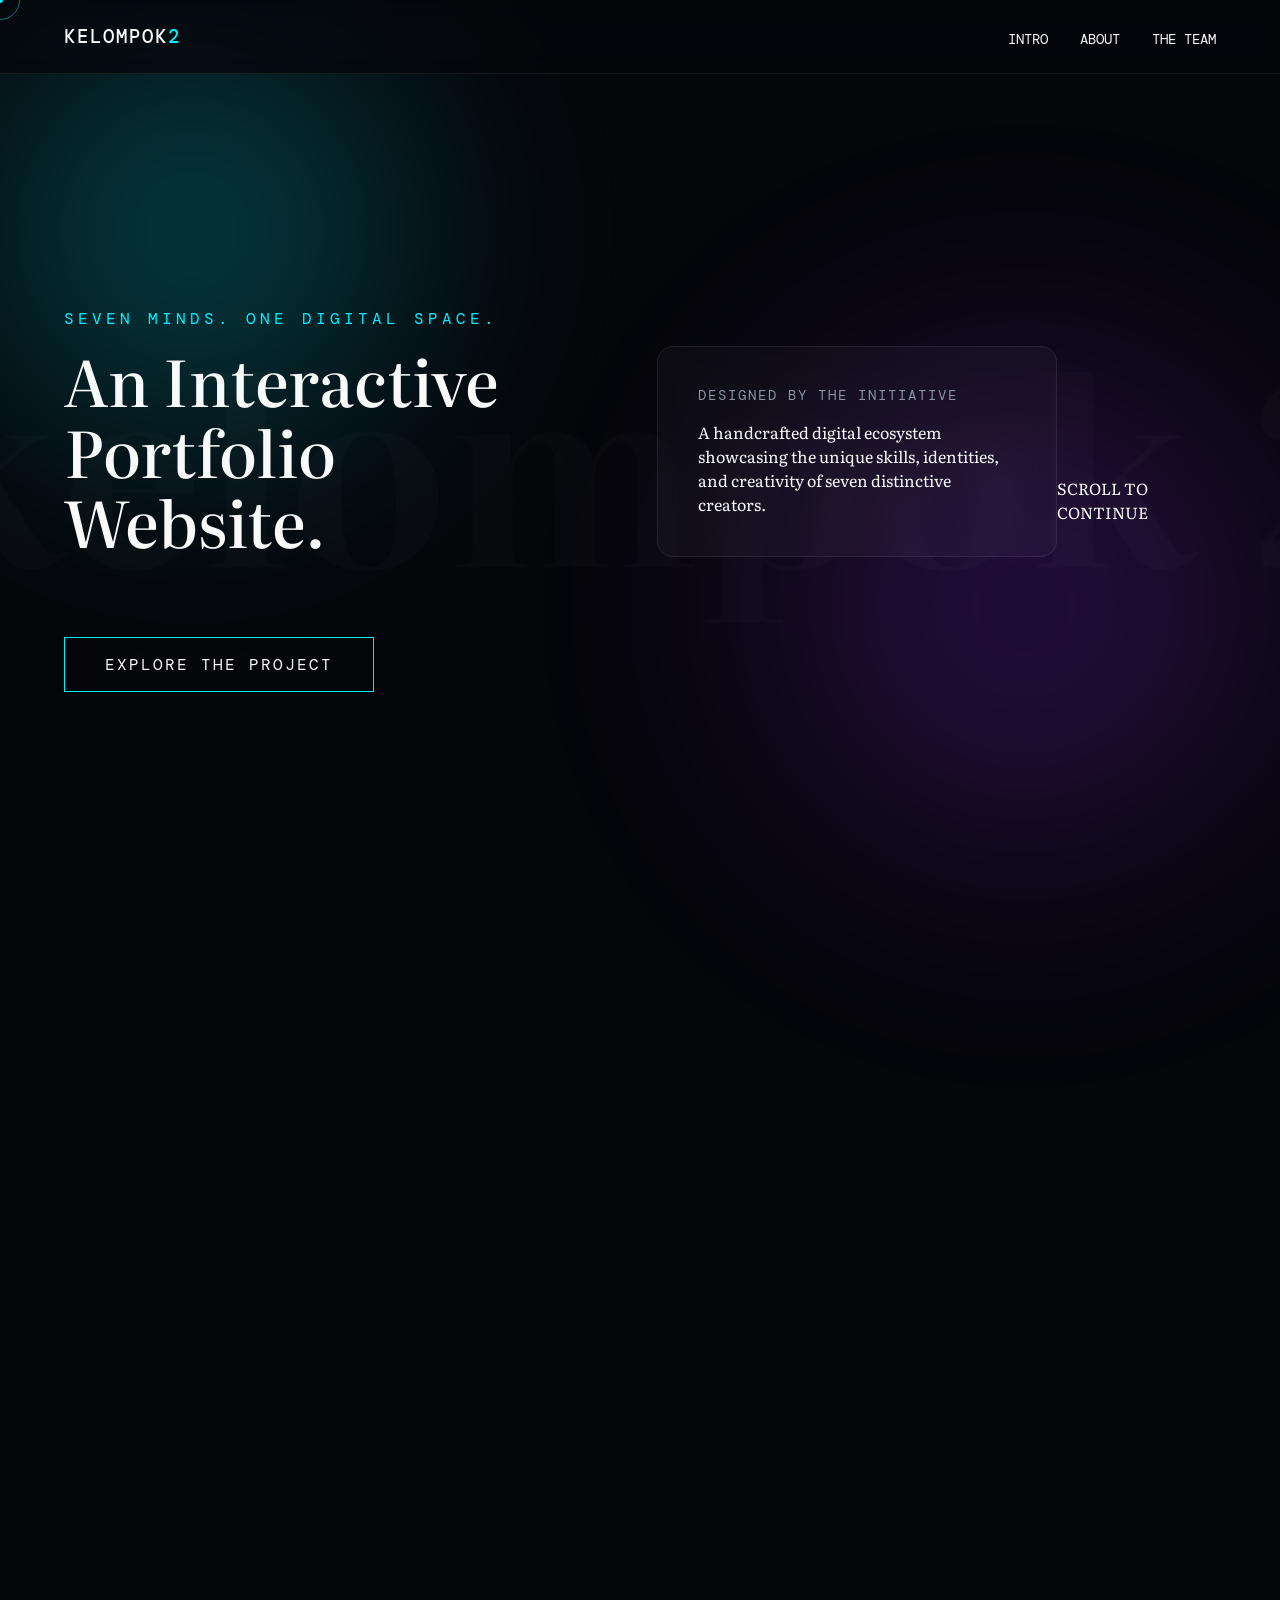
<file: project pak didik - Copy/frontend/index.html>
<!DOCTYPE html>
<html lang="en">
<head>
    <meta charset="UTF-8">
    <meta name="viewport" content="width=device-width, initial-scale=1.0">
    <title>Interactive Portfolio Experience</title>
    
    <!-- Google Fonts: Literata & DM Mono -->
    <link rel="preconnect" href="https://fonts.googleapis.com">
    <link rel="preconnect" href="https://fonts.gstatic.com" crossorigin>
    <link href="https://fonts.googleapis.com/css2?family=DM+Mono:ital,wght@0,300;0,400;0,500&family=Literata:opsz,wght@7..72,200..900&display=swap" rel="stylesheet">
    
    <link rel="stylesheet" href="css/style.css">
</head>
<body>
    <!-- Custom Interactive Cursor -->
    <div class="cursor-dot"></div>
    <div class="cursor-outline"></div>

    <!-- Ambient Background Glows -->
    <div class="ambient-glow glow-cyan"></div>
    <div class="ambient-glow glow-purple"></div>

    <!-- Navigation -->
    <nav class="glass-nav">
        <div class="nav-brand">KELOMPOK<span>2</span></div>
        <ul class="nav-links">
            <li><a href="#hero">Intro</a></li>
            <li><a href="#about">About</a></li>
            <li><a href="#team">The Team</a></li>
        </ul>
    </nav>

    <!-- Hero Section -->
    <header id="hero" class="hero-section">
        <!-- Giant background typography inspired by Oryzo reference -->
        <h1 class="hero-bg-text parallax-bg">kelompok 2</h1>
        
        <div class="hero-content">
            <div class="hero-main-text reveal-text">
                <p class="subtitle">SEVEN MINDS. ONE DIGITAL SPACE.</p>
                <h2>An Interactive<br>Portfolio Website.</h2>
            </div>
            
            <!-- Asymmetric detail panel -->
            <div class="hero-side-panel glass-panel reveal-fade">
                <p class="panel-title">DESIGNED BY THE INITIATIVE</p>
                <p class="panel-desc">A handcrafted digital ecosystem showcasing the unique skills, identities, and creativity of seven distinctive creators.</p>
            </div>
            
            <a href="#about" class="cta-button reveal-fade">
                <span>Explore the Project</span>
                <div class="cta-glow"></div>
            </a>
        </div>
        
        <div class="scroll-indicator">
            <span class="scroll-text">SCROLL TO CONTINUE</span>
            <div class="scroll-line"></div>
        </div>
    </header>

    <!-- About Section -->
    <section id="about" class="about-section">
        <div class="about-container">
            <h3 class="section-heading reveal-text">The Project</h3>
            <p class="about-lead reveal-fade">
                This is not just a website. It is a living, breathing gallery. 
                Seven students, seven subdomains, converging into a single unified aesthetic. 
                Designed to lift, insulate, and grip in all the right ways—making the simplest digital moment feel considered.
            </p>
        </div>
    </section>

    <!-- Team Section -->
    <section id="team" class="team-section">
        <h3 class="section-heading reveal-text center-align">Meet Our Team</h3>
        
        <!-- Holographic Cards Grid -->
        <div class="team-grid">
            
            <!-- Member 1 -->
            <a href="members/nabil/nabil.html" class="holo-card tilt-element reveal-card">
                <div class="card-border"></div>
                <div class="card-content">
                    <span class="member-num">01</span>
                    <h4 class="member-name">Member 1</h4>
                    <p class="member-role">View Identity &rarr;</p>
                </div>
            </a>

            <!-- Member 2 -->
            <a href="#" class="holo-card tilt-element reveal-card">
                <div class="card-border"></div>
                <div class="card-content">
                    <span class="member-num">02</span>
                    <h4 class="member-name">Member 2</h4>
                    <p class="member-role">View Identity &rarr;</p>
                </div>
            </a>

            <!-- Member 3 -->
            <a href="#" class="holo-card tilt-element reveal-card">
                <div class="card-border"></div>
                <div class="card-content">
                    <span class="member-num">03</span>
                    <h4 class="member-name">Member 3</h4>
                    <p class="member-role">View Identity &rarr;</p>
                </div>
            </a>

            <!-- Member 4 -->
            <a href="#" class="holo-card tilt-element reveal-card">
                <div class="card-border"></div>
                <div class="card-content">
                    <span class="member-num">04</span>
                    <h4 class="member-name">Member 4</h4>
                    <p class="member-role">View Identity &rarr;</p>
                </div>
            </a>

            <!-- Member 5 -->
            <a href="#" class="holo-card tilt-element reveal-card">
                <div class="card-border"></div>
                <div class="card-content">
                    <span class="member-num">05</span>
                    <h4 class="member-name">Member 5</h4>
                    <p class="member-role">View Identity &rarr;</p>
                </div>
            </a>

            <!-- Member 6 -->
            <a href="#" class="holo-card tilt-element reveal-card">
                <div class="card-border"></div>
                <div class="card-content">
                    <span class="member-num">06</span>
                    <h4 class="member-name">Member 6</h4>
                    <p class="member-role">View Identity &rarr;</p>
                </div>
            </a>

            <!-- Member 7 -->
            <a href="#" class="holo-card tilt-element reveal-card">
                <div class="card-border"></div>
                <div class="card-content">
                    <span class="member-num">07</span>
                    <h4 class="member-name">Member 7</h4>
                    <p class="member-role">View Identity &rarr;</p>
                </div>
            </a>

        </div>
    </section>
    <script src="java script/script.js"></script>
</body>
</html>
</file>
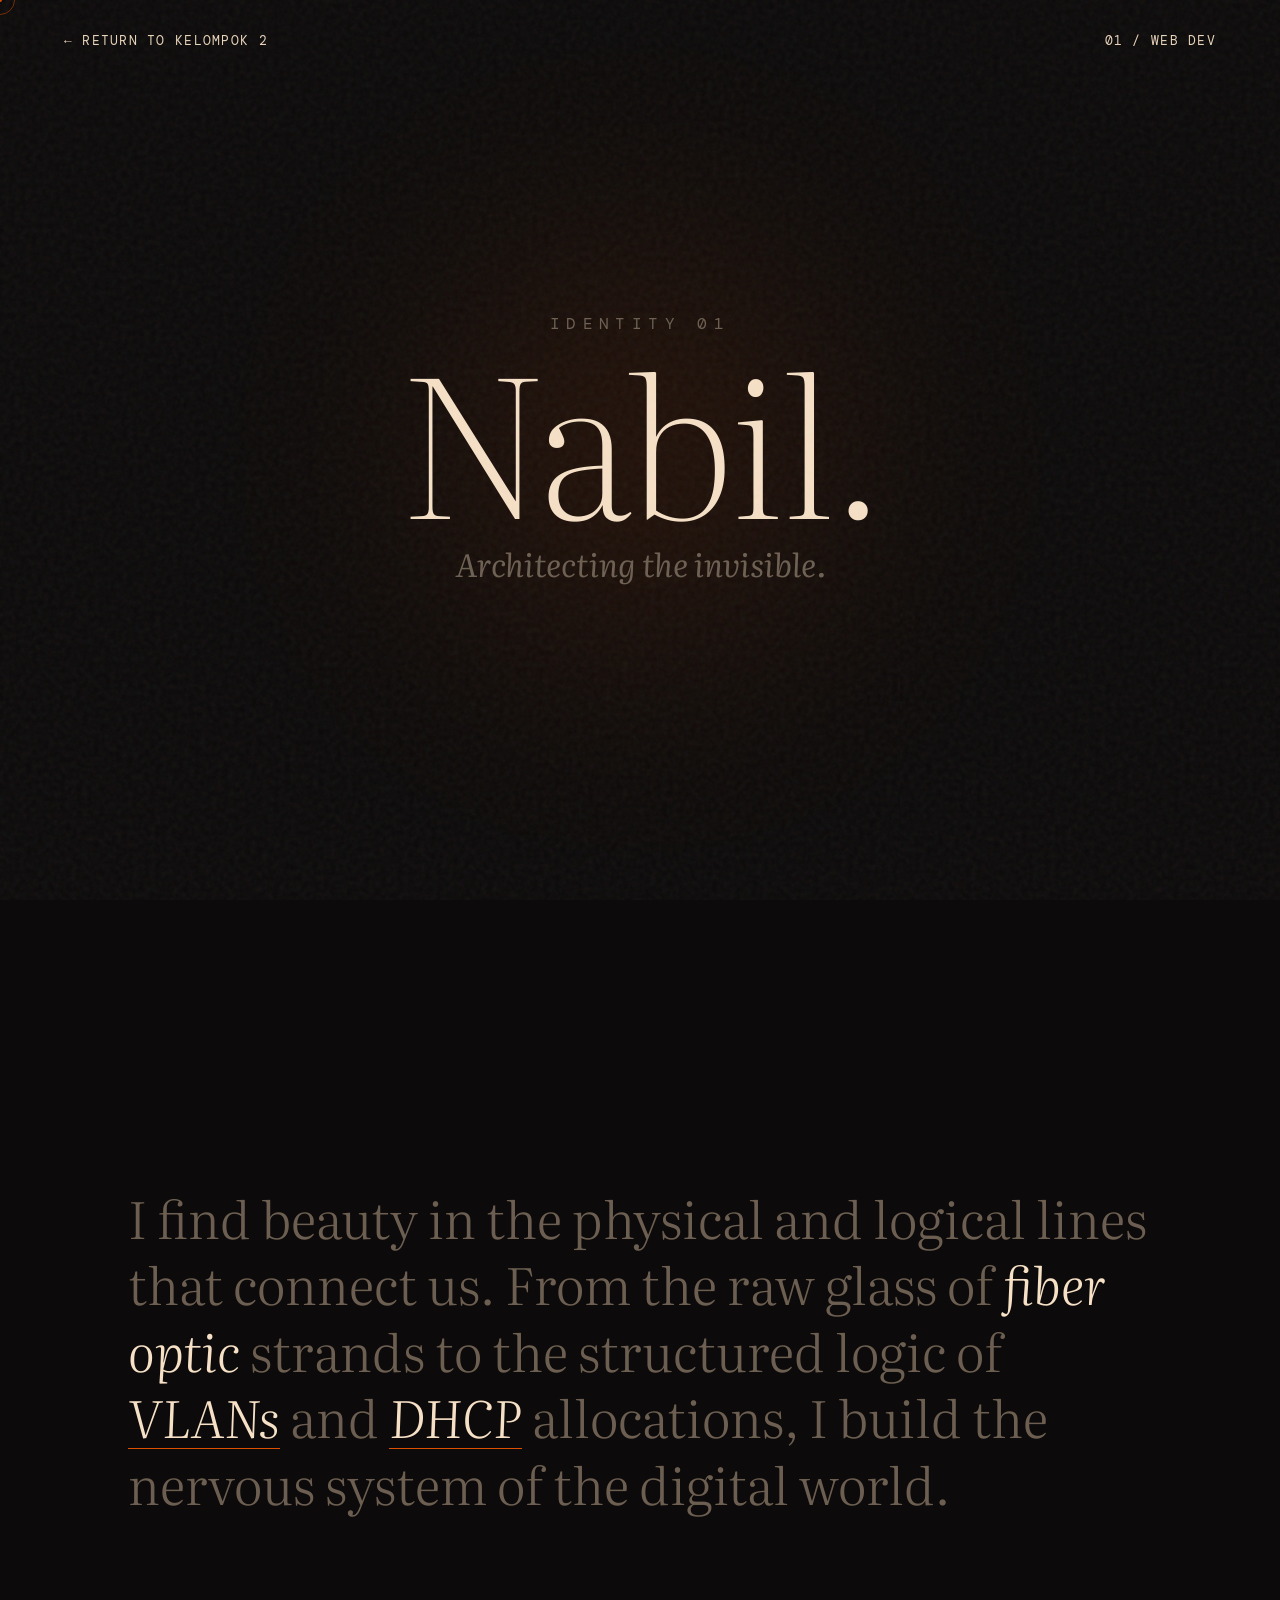
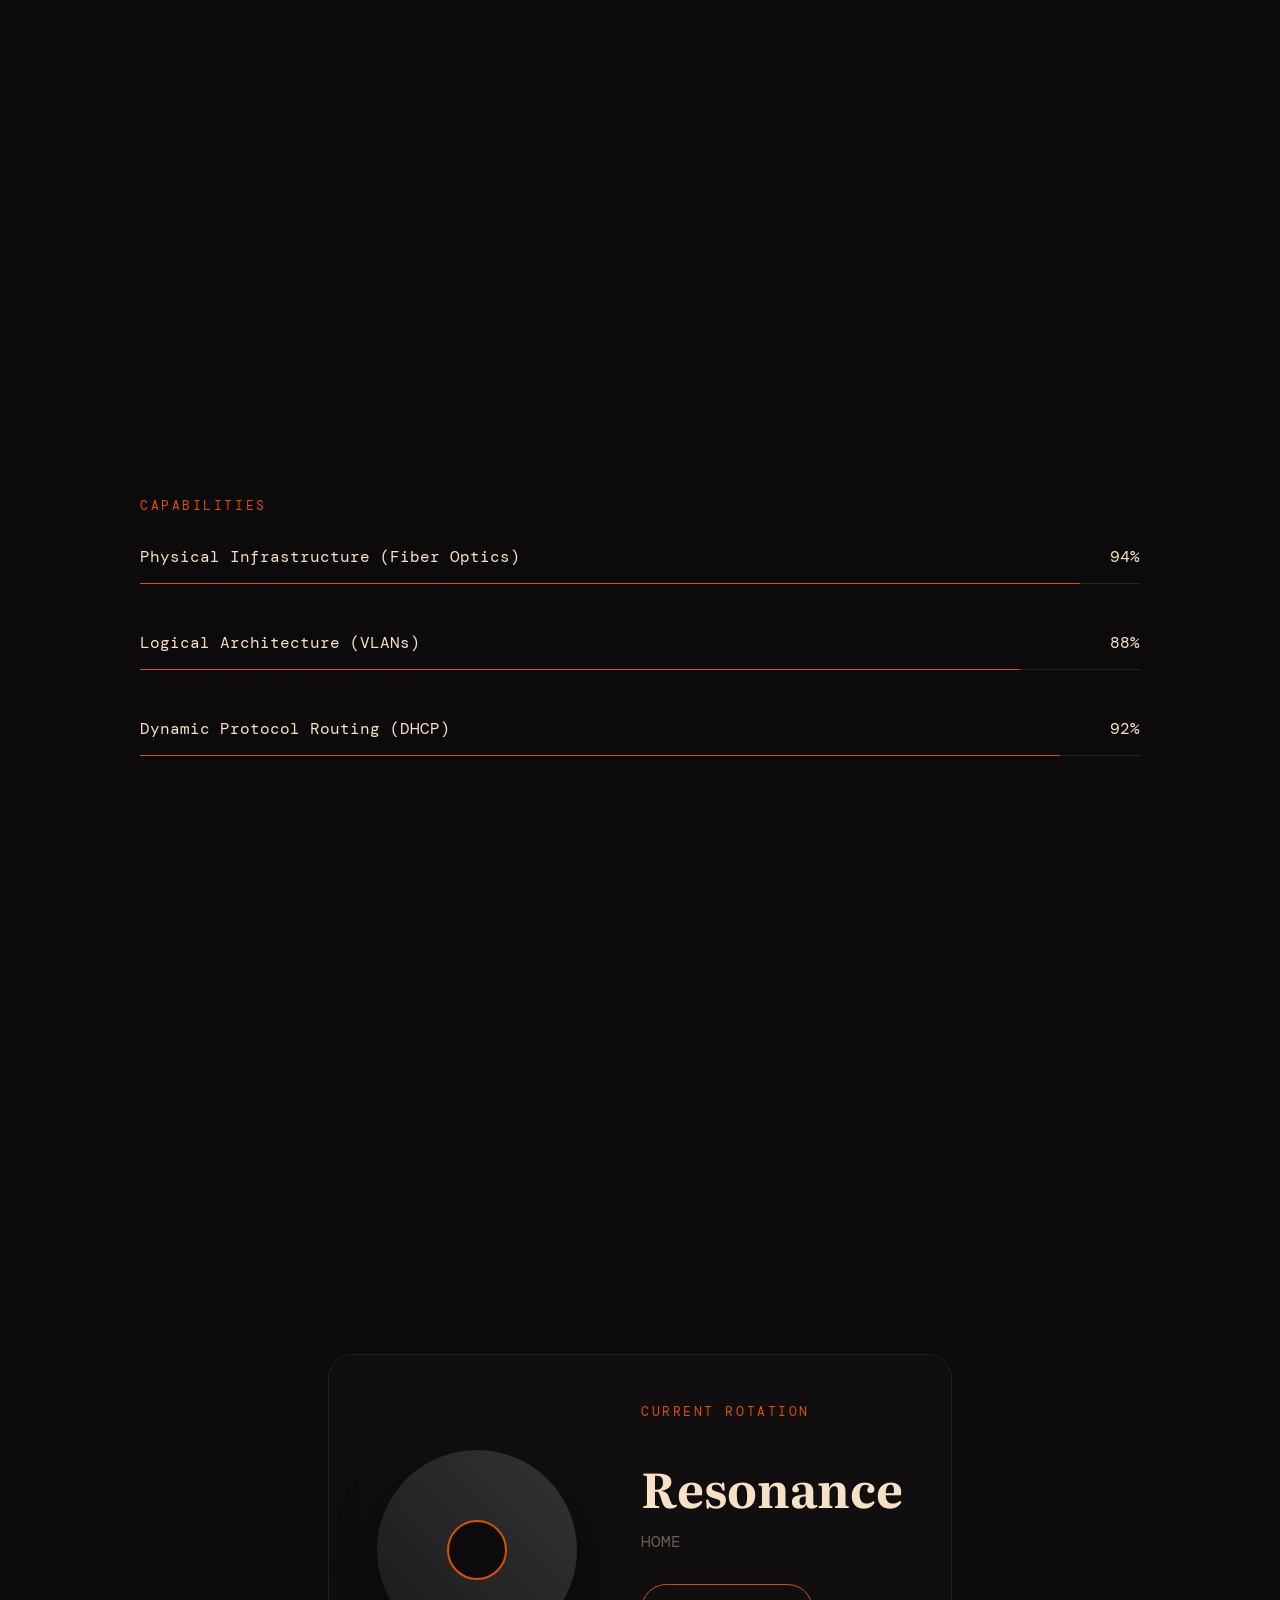
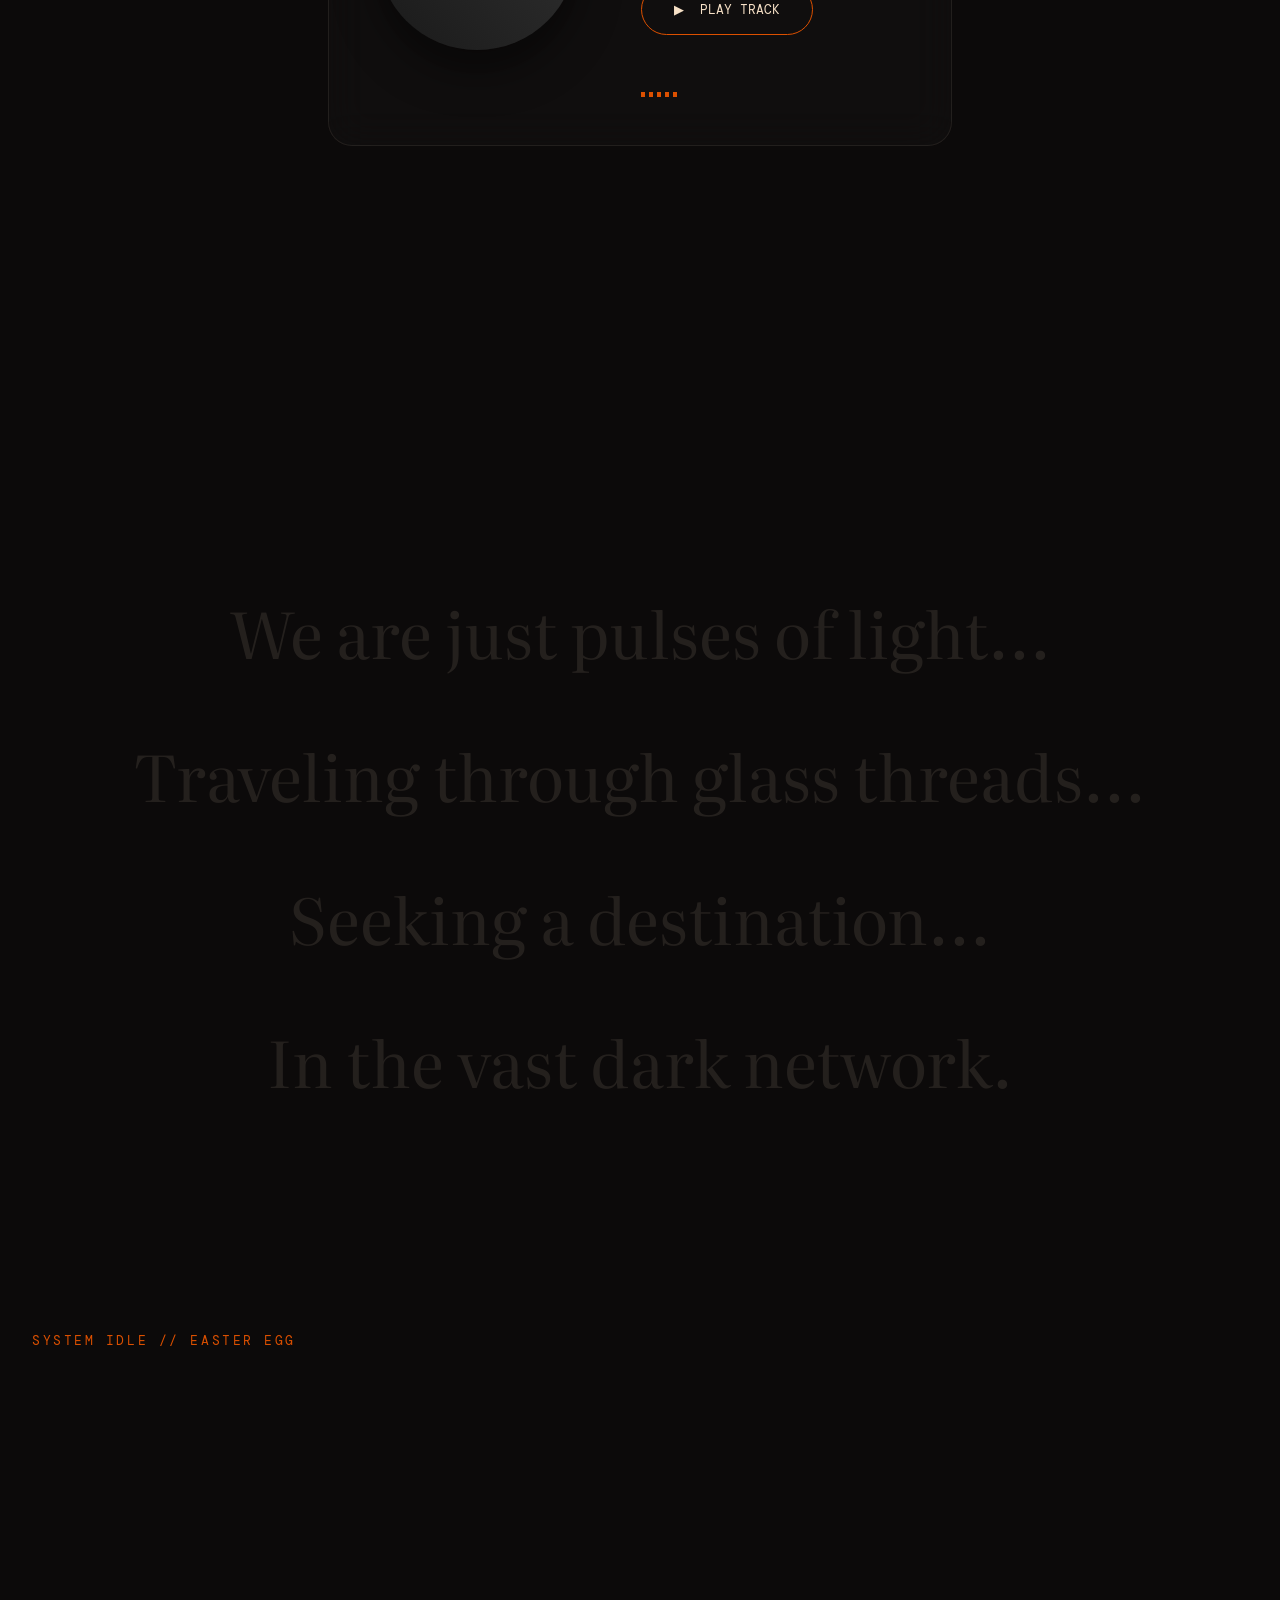
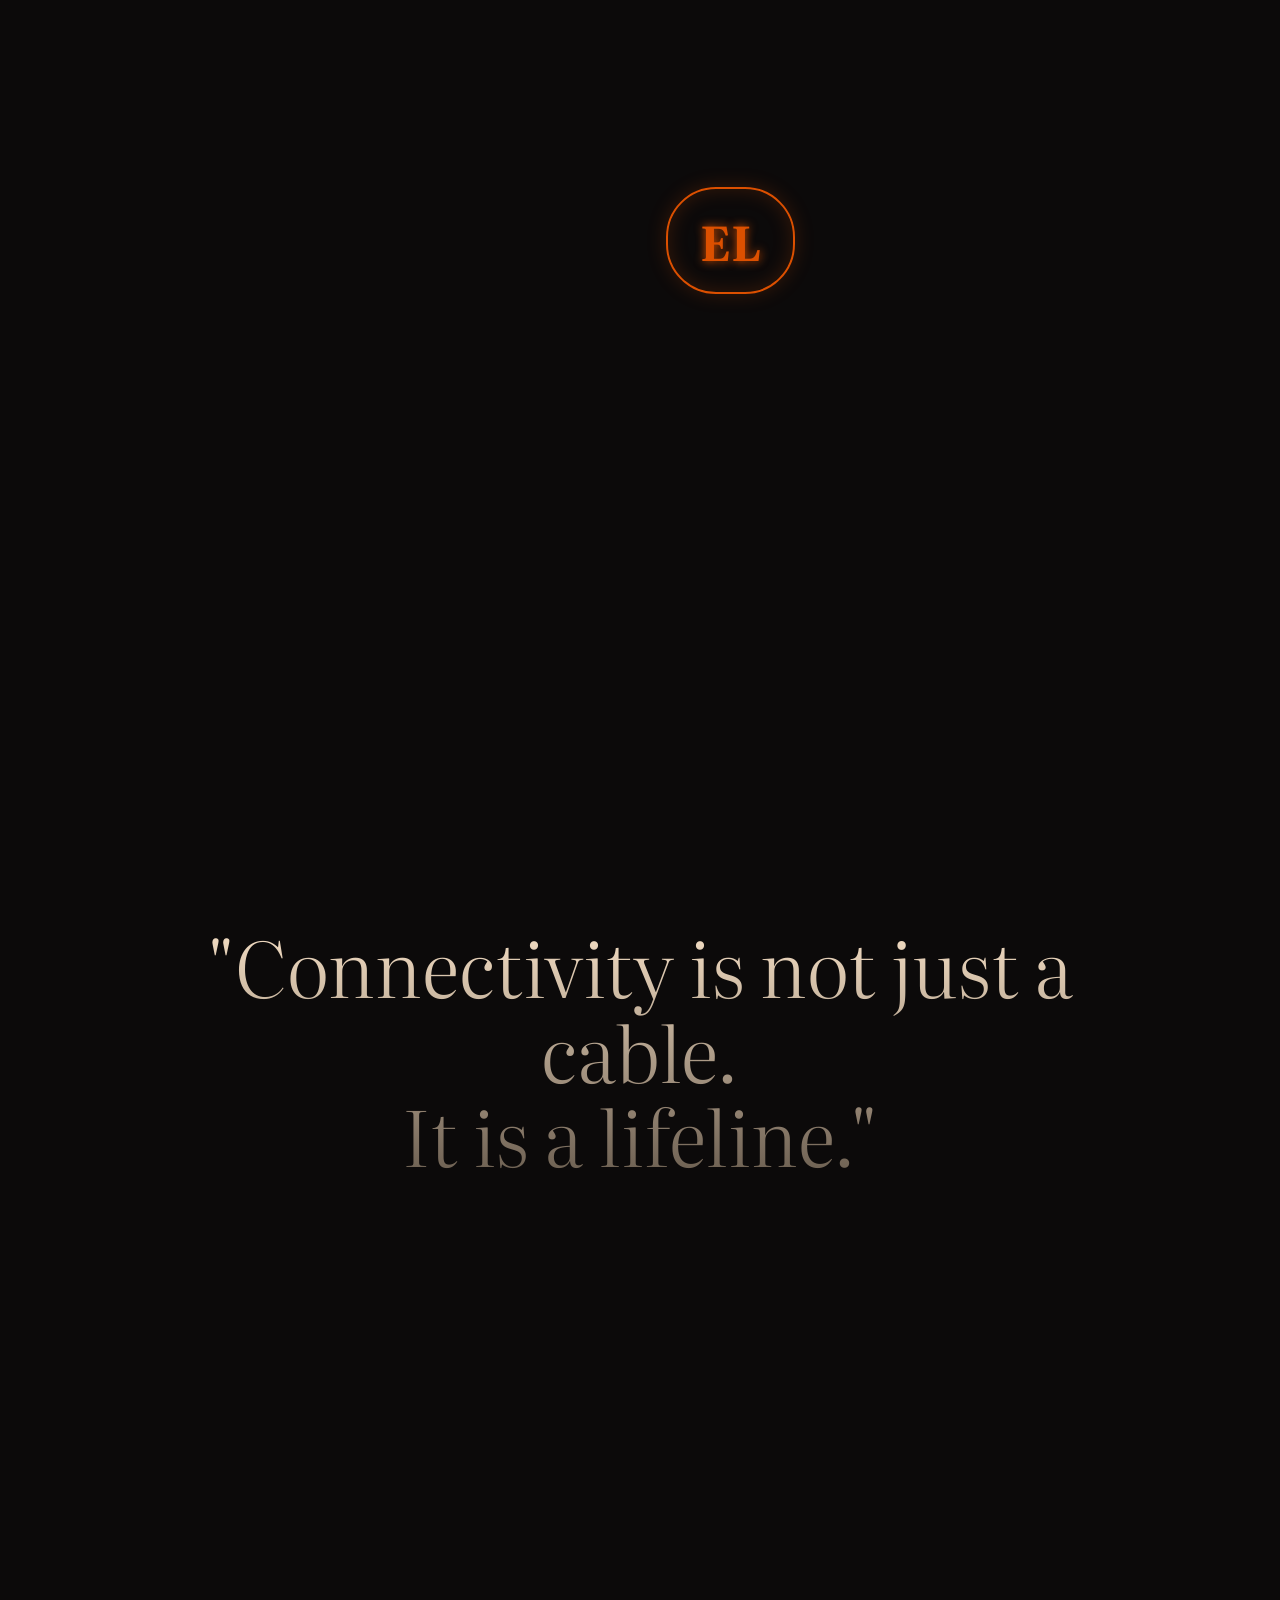
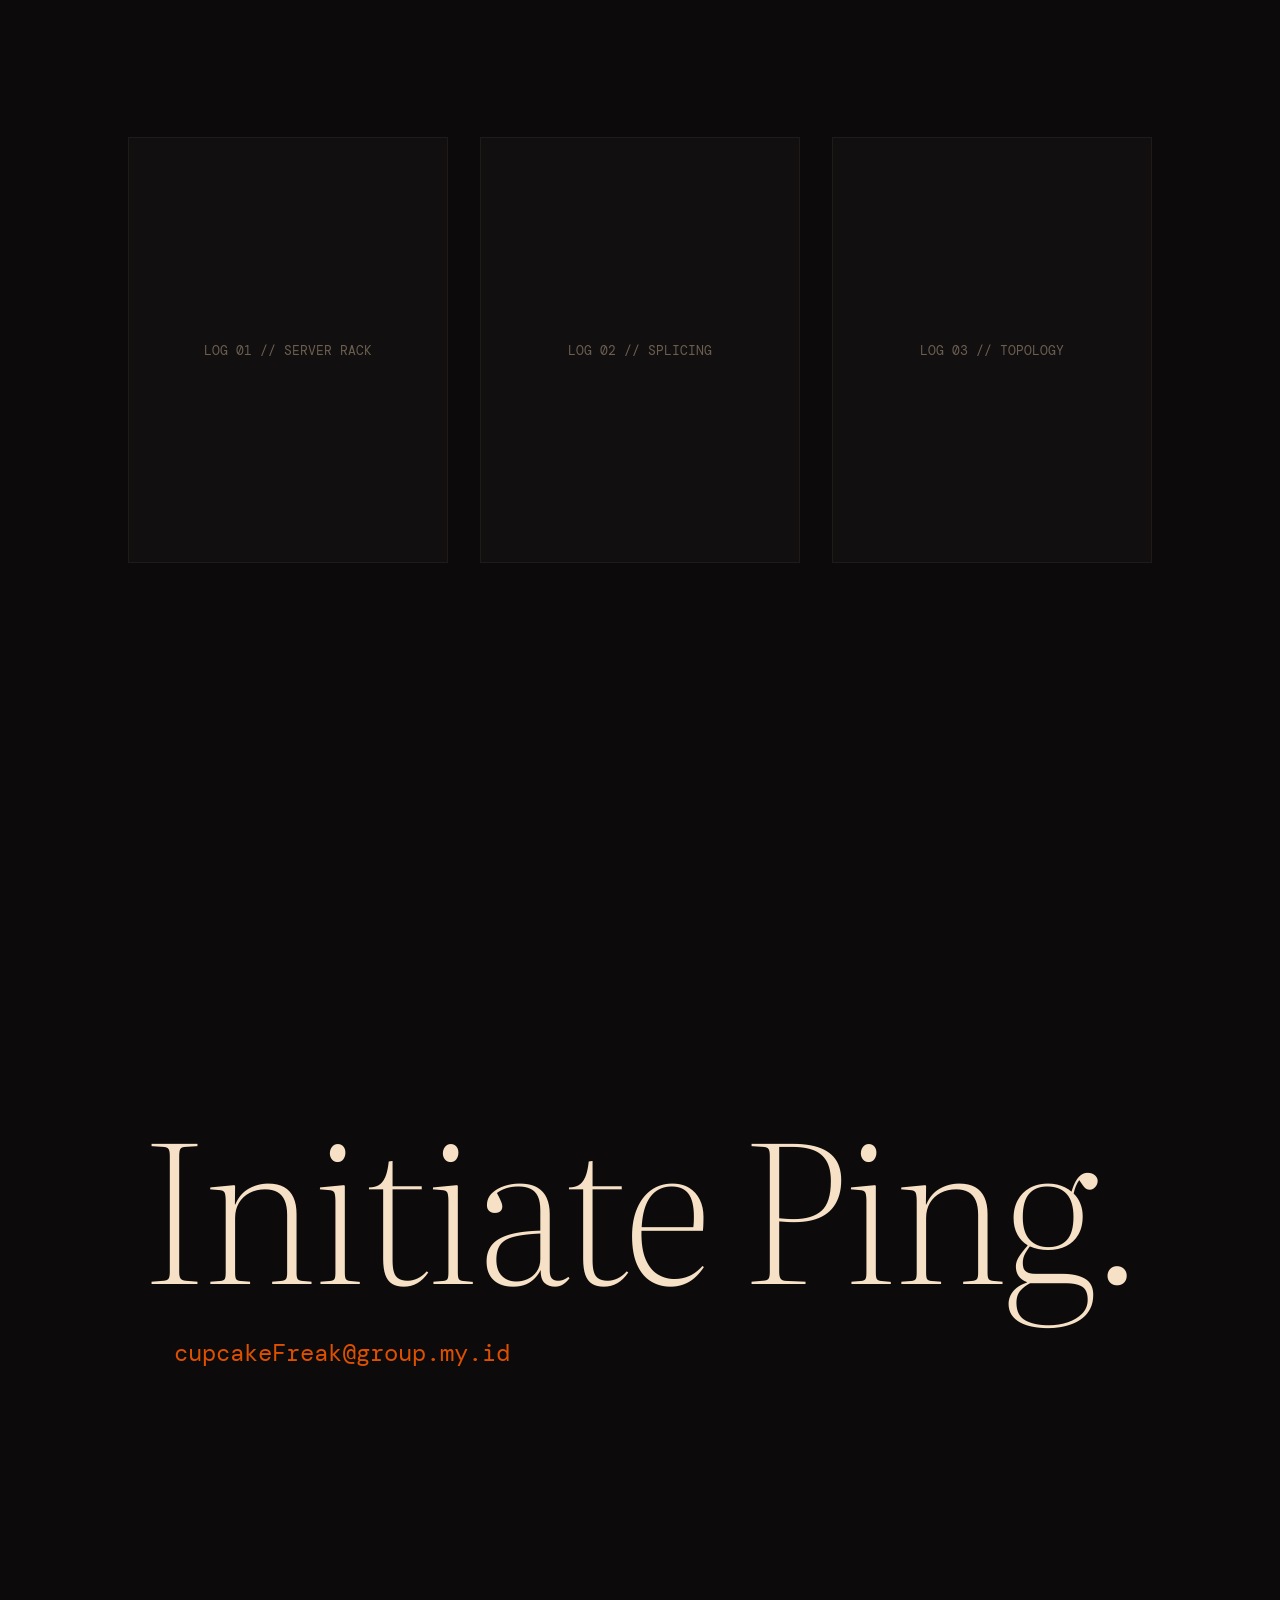
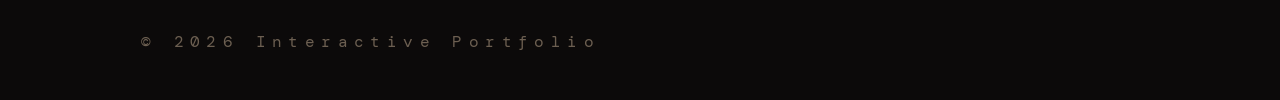
<file: project pak didik - Copy/frontend/members/nabil/nabil.html>
<!DOCTYPE html>
<html lang="en">
<head>
    <meta charset="UTF-8">
    <meta name="viewport" content="width=device-width, initial-scale=1.0">
    <title>Nabil — Identity | Interactive Portfolio</title>
    
    <link rel="preconnect" href="https://fonts.googleapis.com">
    <link rel="preconnect" href="https://fonts.gstatic.com" crossorigin>
    <link href="https://fonts.googleapis.com/css2?family=DM+Mono:wght@300;400;500&family=Literata:ital,opsz,wght@0,7..72,200..900;1,7..72,200..900&display=swap" rel="stylesheet">
    
    <!-- Link strictly to the new stylesheet -->
    <link rel="stylesheet" href="css/style.css">
</head>
<body>
    <!-- Cinematic Noise Overlay -->
    <div class="noise-overlay"></div>
    
    <!-- Custom Cursor -->
    <div class="cursor-dot"></div>
    <div class="cursor-ring"></div>

    <!-- Navigation Overlay -->
    <nav class="profile-nav">
        <a href="index.html" class="back-link">← Return to Kelompok 2</a>
        <span class="nav-id">01 / WEB DEV</span>
    </nav>

    <main class="smooth-scroll-container">
        
        <!-- 1. Intro Hero -->
        <section class="fullscreen-section hero-section">
            <div class="ambient-gradient hero-glow"></div>
            <div class="hero-content">
                <p class="hero-mono fade-up">IDENTITY 01</p>
                <h1 class="hero-title fade-up" style="--delay: 0.1s">Nabil.</h1>
                <p class="hero-subtitle fade-up" style="--delay: 0.2s">Architecting the invisible.</p>
            </div>
            <div class="scroll-indicator fade-up" style="--delay: 0.5s">
                <div class="mouse-icon">
                    <div class="wheel"></div>
                </div>
                <span>Descend</span>
            </div>
        </section>

        <!-- 2. About Me -->
        <section class="fullscreen-section story-section">
            <div class="story-container">
                <h2 class="story-text text-reveal">
                    I find beauty in the physical and logical lines that connect us. From the raw glass of <span class="highlight">fiber optic</span> strands to the structured logic of <span class="highlight">VLANs</span> and <span class="highlight">DHCP</span> allocations, I build the nervous system of the digital world.
                </h2>
            </div>
        </section>

        <!-- 3. Skills (Cinematic Lines) -->
        <section class="fullscreen-section skills-section">
            <div class="skills-container">
                <p class="section-label">CAPABILITIES</p>
                
                <div class="skill-row">
                    <div class="skill-info">
                        <span class="skill-name">Physical Infrastructure (Fiber Optics)</span>
                        <span class="skill-pct">94%</span>
                    </div>
                    <div class="skill-track"><div class="skill-fill" data-target="94%"></div></div>
                </div>

                <div class="skill-row">
                    <div class="skill-info">
                        <span class="skill-name">Logical Architecture (VLANs)</span>
                        <span class="skill-pct">88%</span>
                    </div>
                    <div class="skill-track"><div class="skill-fill" data-target="88%"></div></div>
                </div>

                <div class="skill-row">
                    <div class="skill-info">
                        <span class="skill-name">Dynamic Protocol Routing (DHCP)</span>
                        <span class="skill-pct">92%</span>
                    </div>
                    <div class="skill-track"><div class="skill-fill" data-target="92%"></div></div>
                </div>
            </div>
        </section>

        <!-- 4. Favorite Song -->
        <section class="fullscreen-section song-section">
            <div class="ambient-gradient song-glow"></div>
            <div class="audio-player-container">
                <!-- Replace src with actual audio file later -->
                <audio id="bgm-audio" src="#"></audio>
                
                <div class="album-art glass-panel">
                    <div class="vinyl-record"></div>
                </div>
                
                <div class="song-details">
                    <p class="section-label">CURRENT ROTATION</p>
                    <h3 class="song-title">Resonance</h3>
                    <p class="song-artist">HOME</p>
                    
                    <button class="play-btn" id="play-btn">
                        <span class="play-icon">▶</span>
                        <span class="pause-icon" style="display:none;">⏸</span>
                        PLAY TRACK
                    </button>

                    <div class="waveform">
                        <div class="bar"></div>
                        <div class="bar"></div>
                        <div class="bar"></div>
                        <div class="bar"></div>
                        <div class="bar"></div>
                    </div>
                </div>
            </div>
        </section>

        <!-- 5. Lyrics Experience -->
        <section class="fullscreen-section lyrics-section">
            <div class="lyrics-container">
                <p class="lyric-line">We are just pulses of light...</p>
                <p class="lyric-line">Traveling through glass threads...</p>
                <p class="lyric-line">Seeking a destination...</p>
                <p class="lyric-line">In the vast dark network.</p>
            </div>
        </section>

        <!-- 6. DVD Logo Easter Egg Section -->
        <section class="fullscreen-section dvd-section" id="dvd-container">
            <p class="section-label absolute-label">SYSTEM IDLE // EASTER EGG</p>
            <div id="dvd-logo">EL</div>
        </section>

        <!-- 7. Favorite Quotes -->
        <section class="fullscreen-section quote-section">
            <h2 class="massive-quote">"Connectivity is not just a cable.<br>It is a lifeline."</h2>
        </section>

        <!-- 8. Gallery -->
        <section class="fullscreen-section gallery-section">
            <div class="gallery-grid">
                <div class="gallery-item glass-panel fade-up"><div class="img-placeholder">LOG 01 // SERVER RACK</div></div>
                <div class="gallery-item glass-panel fade-up" style="--delay: 0.1s"><div class="img-placeholder">LOG 02 // SPLICING</div></div>
                <div class="gallery-item glass-panel fade-up" style="--delay: 0.2s"><div class="img-placeholder">LOG 03 // TOPOLOGY</div></div>
            </div>
        </section>

        <!-- 9. Contact -->
        <section class="fullscreen-section contact-section">
            <div class="contact-content">
                <h2 class="hero-title">Initiate Ping.</h2>
                <a href="mailto:clarineviolet@gmail.com" class="magnetic-btn">cupcakeFreak@group.my.id</a>
                <div class="footer-bottom">
                    <p class="hero-mono">© 2026 Interactive Portfolio</p>
                </div>
            </div>
        </section>

    </main>

    <script src="java script/script.js"></script>
</body>
</html>
</file>
<file: project pak didik - Copy/frontend/css/style.css>
/* ==========================================================================
   CSS VARIABLES & RESET
   ========================================================================== */
:root {
    --bg-dark: #05060A;
    --cyan-glow: #00F0FF;
    --purple-glow: #8A2BE2;
    --text-white: #F8F9FA;
    --text-muted: #8B94A7;
    --glass-bg: rgba(255, 255, 255, 0.03);
    --glass-border: rgba(255, 255, 255, 0.08);
}

* {
    margin: 0;
    padding: 0;
    box-sizing: border-box;
}

body {
    background-color: var(--bg-dark);
    color: var(--text-white);
    font-family: 'Literata', serif;
    /* PENTING: Mencegah layar bisa di-scroll ke samping (kepotong) */
    overflow-x: hidden; 
    width: 100vw;
}

/* ==========================================================================
   AMBIENT GLOW
   ========================================================================== */
.ambient-glow {
    position: fixed;
    border-radius: 50%;
    filter: blur(100px);
    z-index: -1;
    opacity: 0.3;
    animation: floatGlow 15s infinite alternate ease-in-out;
}

.glow-cyan {
    top: -10%; left: -10%;
    width: 50vw; height: 50vw;
    background: radial-gradient(circle, var(--cyan-glow) 0%, transparent 70%);
}

.glow-purple {
    bottom: -10%; right: -10%;
    width: 60vw; height: 60vw;
    background: radial-gradient(circle, var(--purple-glow) 0%, transparent 70%);
    animation-delay: -5s;
}

@keyframes floatGlow {
    0% { transform: translate(0, 0) scale(1); }
    100% { transform: translate(5%, 10%) scale(1.1); }
}

/* ==========================================================================
   NAVIGATION
   ========================================================================== */
.glass-nav {
    position: fixed;
    top: 0; left: 0; width: 100%;
    padding: 1.5rem 5%;
    display: flex;
    justify-content: space-between;
    align-items: center;
    z-index: 100;
    background: rgba(5, 6, 10, 0.7);
    backdrop-filter: blur(12px);
    -webkit-backdrop-filter: blur(12px);
    border-bottom: 1px solid var(--glass-border);
}

.nav-brand {
    font-family: 'DM Mono', monospace;
    font-weight: 500;
    font-size: 1.2rem;
    letter-spacing: 2px;
}

.nav-brand span { color: var(--cyan-glow); }

.nav-links {
    list-style: none;
    display: flex;
    gap: 2rem;
}

.nav-links a {
    color: var(--text-white);
    text-decoration: none;
    font-family: 'DM Mono', monospace;
    font-size: 0.9rem;
    text-transform: uppercase;
    transition: color 0.3s;
}

.nav-links a:hover { color: var(--cyan-glow); }

/* ==========================================================================
   HERO SECTION
   ========================================================================== */
.hero-section {
    position: relative;
    min-height: 100vh;
    display: flex;
    align-items: center;
    padding: 100px 5% 0; /* Padding top menghindari navbar menutupi konten */
    overflow: hidden;
}

/* Menggunakan clamp agar teks raksasa mengecil otomatis di HP */
.hero-bg-text {
    position: absolute;
    top: 50%; left: 50%;
    transform: translate(-50%, -50%);
    font-size: clamp(4rem, 20vw, 25rem); 
    font-weight: 700;
    color: rgba(255, 255, 255, 0.02);
    z-index: -1;
    white-space: nowrap;
    user-select: none;
    /* transform-nya digerakkan tiap frame lewat JS (idle float + parallax scroll) */
    will-change: transform;
}

.hero-content {
    display: grid;
    grid-template-columns: 1fr 1fr;
    gap: 2rem;
    width: 100%;
    align-items: end;
}

.hero-main-text h2 {
    font-size: clamp(2.5rem, 5vw, 6rem); /* Responsif untuk mobile & desktop */
    line-height: 1.1;
    margin-top: 1rem;
    font-weight: 500;
}

.subtitle {
    font-family: 'DM Mono', monospace;
    color: var(--cyan-glow);
    letter-spacing: 4px;
    font-size: clamp(0.8rem, 2vw, 1rem);
}

.glass-panel {
    background: var(--glass-bg);
    border: 1px solid var(--glass-border);
    padding: 2.5rem;
    border-radius: 16px;
    backdrop-filter: blur(16px);
    -webkit-backdrop-filter: blur(16px);
    max-width: 400px;
    justify-self: end;
}

.panel-title {
    font-family: 'DM Mono', monospace;
    font-size: 0.85rem;
    color: var(--text-muted);
    margin-bottom: 1rem;
    letter-spacing: 2px;
}

.cta-button {
    grid-column: 1 / -1;
    margin-top: 3rem;
    padding: 1rem 2.5rem;
    border: 1px solid var(--cyan-glow);
    background: transparent;
    color: var(--text-white);
    font-family: 'DM Mono', monospace;
    text-transform: uppercase;
    text-decoration: none;
    letter-spacing: 2px;
    display: inline-block;
    width: max-content;
    transition: 0.3s;
    position: relative;
    overflow: hidden;
}

.cta-button:hover {
    background: rgba(0, 240, 255, 0.1);
    box-shadow: 0 0 20px rgba(0, 240, 255, 0.2);
}

/* ==========================================================================
   ABOUT & TEAM SECTIONS
   ========================================================================== */
.about-section {
    padding: 15vh 5%;
}

.section-heading {
    font-family: 'DM Mono', monospace;
    color: var(--cyan-glow);
    letter-spacing: 4px;
    text-transform: uppercase;
    margin-bottom: 2rem;
}

.about-lead {
    font-size: clamp(1.5rem, 4vw, 3.5rem);
    line-height: 1.4;
    font-weight: 300;
    max-width: 1200px;
}

.team-section { padding: 5vh 5% 20vh; }
.center-align { text-align: center; margin-bottom: 4rem; }

.team-grid {
    display: grid;
    grid-template-columns: repeat(auto-fit, minmax(280px, 1fr)); /* Responsif otomatis */
    gap: 2rem;
    perspective: 1000px;
}

.holo-card {
    position: relative;
    height: 400px;
    background: linear-gradient(135deg, rgba(255,255,255,0.05) 0%, rgba(255,255,255,0) 100%);
    border: 1px solid var(--glass-border);
    border-radius: 16px;
    backdrop-filter: blur(10px);
    -webkit-backdrop-filter: blur(10px);
    display: flex;
    flex-direction: column;
    justify-content: flex-end;
    padding: 2rem;
    text-decoration: none;
    color: var(--text-white);
    transition: transform 0.3s ease, box-shadow 0.3s ease;
    will-change: transform;
}

/* .is-touched = dipakai lewat JS pas HP disentuh, biar efeknya sama kayak :hover di desktop */
.holo-card:hover,
.holo-card.is-touched {
    box-shadow: 0 20px 40px rgba(0, 0, 0, 0.5), 0 0 30px rgba(138, 43, 226, 0.2);
    border-color: rgba(255, 255, 255, 0.2);
}

.member-num {
    font-family: 'DM Mono', monospace;
    font-size: 3rem;
    font-weight: 300;
    color: rgba(255,255,255,0.1);
    position: absolute;
    top: 1.5rem; right: 1.5rem;
    transition: color 0.4s;
}

.holo-card:hover .member-num,
.holo-card.is-touched .member-num { color: var(--cyan-glow); }

.member-name { font-size: 1.8rem; margin-bottom: 0.5rem; }
.member-role {
    font-family: 'DM Mono', monospace;
    font-size: 0.9rem;
    color: var(--text-muted);
    transition: 0.3s;
}

.holo-card:hover .member-role,
.holo-card.is-touched .member-role { color: var(--text-white); transform: translateX(10px); }

/* Stagger delay biar card muncul bergelombang tiap kali di-scroll (jalan dua arah) */
.team-grid .holo-card:nth-child(1) { transition-delay: 0s; }
.team-grid .holo-card:nth-child(2) { transition-delay: 0.08s; }
.team-grid .holo-card:nth-child(3) { transition-delay: 0.16s; }
.team-grid .holo-card:nth-child(4) { transition-delay: 0.24s; }
.team-grid .holo-card:nth-child(5) { transition-delay: 0.32s; }
.team-grid .holo-card:nth-child(6) { transition-delay: 0.4s; }
.team-grid .holo-card:nth-child(7) { transition-delay: 0.48s; }

/* ==========================================================================
   SCROLL ANIMATIONS (Di-trigger oleh JS)
   ========================================================================== */
.reveal-text, .reveal-fade, .reveal-card {
    opacity: 0;
    transform: translateY(40px) scale(0.98);
    transition: opacity 0.8s ease, transform 0.8s cubic-bezier(0.16, 1, 0.3, 1);
}

.is-visible {
    opacity: 1;
    transform: translateY(0) scale(1);
}

/* ==========================================================================
   MOBILE OPTIMIZATION (MEMPERBAIKI YANG KEPOTONG)
   ========================================================================== */
@media (max-width: 768px) {
    /* Matikan kursor kustom di HP agar tidak nge-bug saat di touch */
    .cursor-dot, .cursor-outline { display: none !important; }
    * { cursor: auto !important; }

    /* Rapikan susunan Grid */
    .hero-content {
        grid-template-columns: 1fr;
        text-align: center;
        margin-top: 10vh; /* Turunkan sedikit ke tengah */
    }

    .hero-side-panel {
        justify-self: center; /* Posisikan ke tengah */
        margin-top: 2rem;
    }

    .cta-button {
        margin: 2rem auto 0;
        grid-column: auto; /* Reset posisi grid button */
    }

    /* Sembunyikan menu link, sisakan Logo */
    .nav-links { display: none; }
    
    .team-grid { grid-template-columns: 1fr; }
    
    /* Kurangi tinggi card di mobile */
    .holo-card { height: 320px; }
}

/* ==========================================================================
   AKSESIBILITAS: hormati preferensi "reduced motion" user
   ========================================================================== */
@media (prefers-reduced-motion: reduce) {
    .reveal-text, .reveal-fade, .reveal-card {
        transition: opacity 0.3s ease;
        transform: none;
    }
    .ambient-glow { animation: none; }
    .holo-card { transition: box-shadow 0.3s ease; }
}
</file>
<file: project pak didik - Copy/frontend/members/nabil/css/style.css>
/* ==========================================================================
   NABIL PROFILE STYLES (NEW INDEPENDENT PAGE)
   ========================================================================== */

   :root {
    --bg-deep: #0C0A0A;
    --accent: #DC5000;
    --text-light: #F6E0C6;
    --text-muted: #6C5F51;
    --glass: rgba(255, 255, 255, 0.02);
    --glass-border: rgba(246, 224, 198, 0.08);
}

* {
    margin: 0;
    padding: 0;
    box-sizing: border-box;
    cursor: none; /* Custom cursor */
}

body {
    background-color: var(--bg-deep);
    color: var(--text-light);
    font-family: 'Literata', serif;
    overflow-x: hidden;
    -webkit-font-smoothing: antialiased;
}

/* ==========================================================================
   CINEMATIC EFFECTS
   ========================================================================== */
.noise-overlay {
    position: fixed;
    inset: 0;
    z-index: 9999;
    pointer-events: none;
    opacity: 0.06;
    background: url('data:image/svg+xml;utf8,<svg viewBox="0 0 200 200" xmlns="http://www.w3.org/2000/svg"><filter id="noise"><feTurbulence type="fractalNoise" baseFrequency="0.8" numOctaves="3" stitchTiles="stitch"/></filter><rect width="100%" height="100%" filter="url(%23noise)"/></svg>');
}

.ambient-gradient {
    position: absolute;
    border-radius: 50%;
    filter: blur(100px);
    opacity: 0.15;
    z-index: -1;
    pointer-events: none;
}

/* Custom Cursor */
.cursor-dot {
    position: fixed;
    width: 4px;
    height: 4px;
    background: var(--accent);
    border-radius: 50%;
    pointer-events: none;
    z-index: 10000;
    transform: translate(-50%, -50%);
}

.cursor-ring {
    position: fixed;
    width: 30px;
    height: 30px;
    border: 1px solid rgba(220, 80, 0, 0.5);
    border-radius: 50%;
    pointer-events: none;
    z-index: 10000;
    transform: translate(-50%, -50%);
    transition: width 0.3s, height 0.3s, background 0.3s;
}

.cursor-hover {
    width: 60px;
    height: 60px;
    background: rgba(220, 80, 0, 0.1);
    border-color: transparent;
}

/* Navigation */
.profile-nav {
    position: fixed;
    top: 0;
    width: 100%;
    padding: 2rem 5%;
    display: flex;
    justify-content: space-between;
    z-index: 100;
    font-family: 'DM Mono', monospace;
    font-size: 0.8rem;
    text-transform: uppercase;
    letter-spacing: 0.1em;
    mix-blend-mode: difference;
}

.back-link {
    color: var(--text-light);
    text-decoration: none;
    transition: color 0.3s;
}

.back-link:hover { color: var(--accent); }

/* ==========================================================================
   LAYOUT SECTIONS
   ========================================================================== */
.fullscreen-section {
    min-height: 100vh;
    width: 100vw;
    display: flex;
    align-items: center;
    justify-content: center;
    position: relative;
    padding: 0 10%;
}

.section-label {
    font-family: 'DM Mono', monospace;
    font-size: 0.8rem;
    color: var(--accent);
    letter-spacing: 0.2em;
    margin-bottom: 2rem;
}

/* 1. Hero */
.hero-glow {
    width: 60vw;
    height: 60vw;
    background: radial-gradient(circle, var(--accent) 0%, transparent 60%);
    top: 50%;
    left: 50%;
    transform: translate(-50%, -50%);
    animation: pulse 8s infinite alternate;
}

@keyframes pulse {
    0% { transform: translate(-50%, -50%) scale(1); opacity: 0.1; }
    100% { transform: translate(-50%, -50%) scale(1.2); opacity: 0.2; }
}

.hero-content {
    text-align: center;
    z-index: 2;
}

.hero-mono {
    font-family: 'DM Mono', monospace;
    color: var(--text-muted);
    letter-spacing: 0.4em;
    margin-bottom: 1rem;
}

.hero-title {
    font-size: clamp(5rem, 15vw, 12rem);
    line-height: 0.9;
    font-weight: 200;
    letter-spacing: -0.02em;
}

.hero-subtitle {
    font-size: clamp(1.2rem, 3vw, 2rem);
    font-style: italic;
    color: var(--text-muted);
    margin-top: 1rem;
}

/* Scroll indicator */
.scroll-indicator {
    position: absolute;
    bottom: 3rem;
    display: flex;
    flex-direction: column;
    align-items: center;
    gap: 1rem;
    font-family: 'DM Mono', monospace;
    font-size: 0.7rem;
    color: var(--text-muted);
    text-transform: uppercase;
    letter-spacing: 0.2em;
}

.mouse-icon {
    width: 24px;
    height: 36px;
    border: 1px solid var(--text-muted);
    border-radius: 12px;
    position: relative;
}

.wheel {
    width: 2px;
    height: 6px;
    background: var(--accent);
    position: absolute;
    top: 6px;
    left: 50%;
    transform: translateX(-50%);
    border-radius: 2px;
    animation: scrollWheel 2s infinite;
}

@keyframes scrollWheel {
    0% { top: 6px; opacity: 1; }
    100% { top: 20px; opacity: 0; }
}

/* 2. Storytelling */
.story-text {
    font-size: clamp(2rem, 4vw, 4rem);
    line-height: 1.3;
    font-weight: 300;
    max-width: 1200px;
    color: var(--text-muted);
}

.story-text .highlight {
    color: var(--text-light);
    font-style: italic;
    position: relative;
}

.story-text .highlight::after {
    content: '';
    position: absolute;
    bottom: 5px;
    left: 0;
    width: 100%;
    height: 1px;
    background: var(--accent);
    transform: scaleX(0);
    transform-origin: left;
    transition: transform 1s ease;
}

.story-text.is-visible .highlight::after {
    transform: scaleX(1);
    transition-delay: 0.5s;
}

/* 3. Skills */
.skills-container {
    width: 100%;
    max-width: 1000px;
}

.skill-row {
    margin-bottom: 3rem;
}

.skill-info {
    display: flex;
    justify-content: space-between;
    margin-bottom: 1rem;
    font-family: 'DM Mono', monospace;
}

.skill-track {
    width: 100%;
    height: 1px;
    background: rgba(255,255,255,0.1);
    position: relative;
}

.skill-fill {
    position: absolute;
    top: 0;
    left: 0;
    height: 1px;
    background: var(--accent);
    width: 0%; /* Animated via JS */
    transition: width 1.5s cubic-bezier(0.16, 1, 0.3, 1);
}

/* 4. Song */
.audio-player-container {
    display: flex;
    align-items: center;
    gap: 4rem;
    background: var(--glass);
    border: 1px solid var(--glass-border);
    padding: 3rem;
    border-radius: 24px;
    backdrop-filter: blur(20px);
}

.album-art {
    width: 200px;
    height: 200px;
    border-radius: 50%;
    background: linear-gradient(45deg, #1a1a1a, #333);
    position: relative;
    display: flex;
    align-items: center;
    justify-content: center;
    box-shadow: 0 20px 40px rgba(0,0,0,0.5);
    animation: rotateVinyl 10s linear infinite;
    animation-play-state: paused;
}

.album-art.playing { animation-play-state: running; }

.vinyl-record {
    width: 60px;
    height: 60px;
    border-radius: 50%;
    background: var(--bg-deep);
    border: 2px solid var(--accent);
}

@keyframes rotateVinyl { 100% { transform: rotate(360deg); } }

.song-title {
    font-size: 3rem;
    margin-bottom: 0.5rem;
}

.song-artist {
    font-family: 'DM Mono', monospace;
    color: var(--text-muted);
    margin-bottom: 2rem;
}

.play-btn {
    background: transparent;
    border: 1px solid var(--accent);
    color: var(--text-light);
    padding: 1rem 2rem;
    font-family: 'DM Mono', monospace;
    text-transform: uppercase;
    display: flex;
    align-items: center;
    gap: 1rem;
    border-radius: 50px;
    transition: 0.3s;
}

.play-btn:hover {
    background: rgba(220, 80, 0, 0.1);
}

.waveform {
    display: flex;
    gap: 4px;
    margin-top: 2rem;
    height: 30px;
    align-items: flex-end;
}

.bar {
    width: 4px;
    background: var(--accent);
    height: 5px;
    transition: height 0.1s;
}

.playing .bar {
    animation: wave 1s infinite alternate;
}
.bar:nth-child(2) { animation-delay: 0.1s; }
.bar:nth-child(3) { animation-delay: 0.2s; }
.bar:nth-child(4) { animation-delay: 0.3s; }
.bar:nth-child(5) { animation-delay: 0.4s; }

@keyframes wave {
    0% { height: 5px; }
    100% { height: 30px; }
}

/* 5. Lyrics */
.lyrics-container {
    text-align: center;
}

.lyric-line {
    font-size: clamp(2rem, 5vw, 4rem);
    margin-bottom: 3rem;
    opacity: 0.1;
    transition: opacity 0.8s ease, transform 0.8s ease;
    transform: translateY(20px);
}

.lyric-line.active {
    opacity: 1;
    transform: translateY(0);
    color: var(--text-light);
    text-shadow: 0 0 20px rgba(220, 80, 0, 0.3);
}

/* 6. DVD Easter Egg */
.dvd-section {
    position: relative;
    overflow: hidden;
}

.absolute-label {
    position: absolute;
    top: 2rem;
    left: 2rem;
}

#dvd-logo {
    position: absolute;
    font-family: 'Literata', serif;
    font-size: 3rem;
    font-weight: 700;
    color: var(--accent);
    padding: 1rem 2rem;
    border: 2px solid var(--accent);
    border-radius: 50px;
    text-shadow: 0 0 10px var(--accent);
    box-shadow: inset 0 0 20px rgba(220, 80, 0, 0.2), 0 0 20px rgba(220, 80, 0, 0.2);
    user-select: none;
}

/* 7. Quotes */
.massive-quote {
    font-size: clamp(3rem, 6vw, 6rem);
    text-align: center;
    line-height: 1.1;
    font-weight: 300;
    background: linear-gradient(to bottom, var(--text-light), var(--text-muted));
    -webkit-background-clip: text;
    -webkit-text-fill-color: transparent;
}

/* 8. Gallery */
.gallery-grid {
    display: grid;
    grid-template-columns: repeat(3, 1fr);
    gap: 2rem;
    width: 100%;
}

.gallery-item {
    aspect-ratio: 3/4;
    border: 1px solid var(--glass-border);
    position: relative;
    overflow: hidden;
    transition: transform 0.5s cubic-bezier(0.16, 1, 0.3, 1);
}

.img-placeholder {
    width: 100%;
    height: 100%;
    background: rgba(255,255,255,0.02);
    display: flex;
    align-items: center;
    justify-content: center;
    font-family: 'DM Mono', monospace;
    font-size: 0.8rem;
    color: var(--text-muted);
    transition: 0.5s;
}

.gallery-item:hover {
    transform: scale(1.05);
    z-index: 2;
    border-color: var(--accent);
}

.gallery-item:hover .img-placeholder {
    background: rgba(220, 80, 0, 0.1);
    color: var(--accent);
}

/* 9. Contact */
.contact-section {
    flex-direction: column;
}

.magnetic-btn {
    font-family: 'DM Mono', monospace;
    font-size: 1.5rem;
    color: var(--accent);
    text-decoration: none;
    margin-top: 2rem;
    display: inline-block;
    padding: 1rem 2rem;
    border: 1px solid transparent;
    transition: 0.3s;
}

.magnetic-btn:hover {
    border-color: var(--accent);
    border-radius: 50px;
    background: rgba(220, 80, 0, 0.05);
}

.footer-bottom {
    position: absolute;
    bottom: 2rem;
}

/* Reveal Animations */
.fade-up {
    opacity: 0;
    transform: translateY(40px);
    transition: opacity 1s ease, transform 1s ease;
    transition-delay: var(--delay, 0s);
}

.fade-up.is-visible {
    opacity: 1;
    transform: translateY(0);
}
</file>
